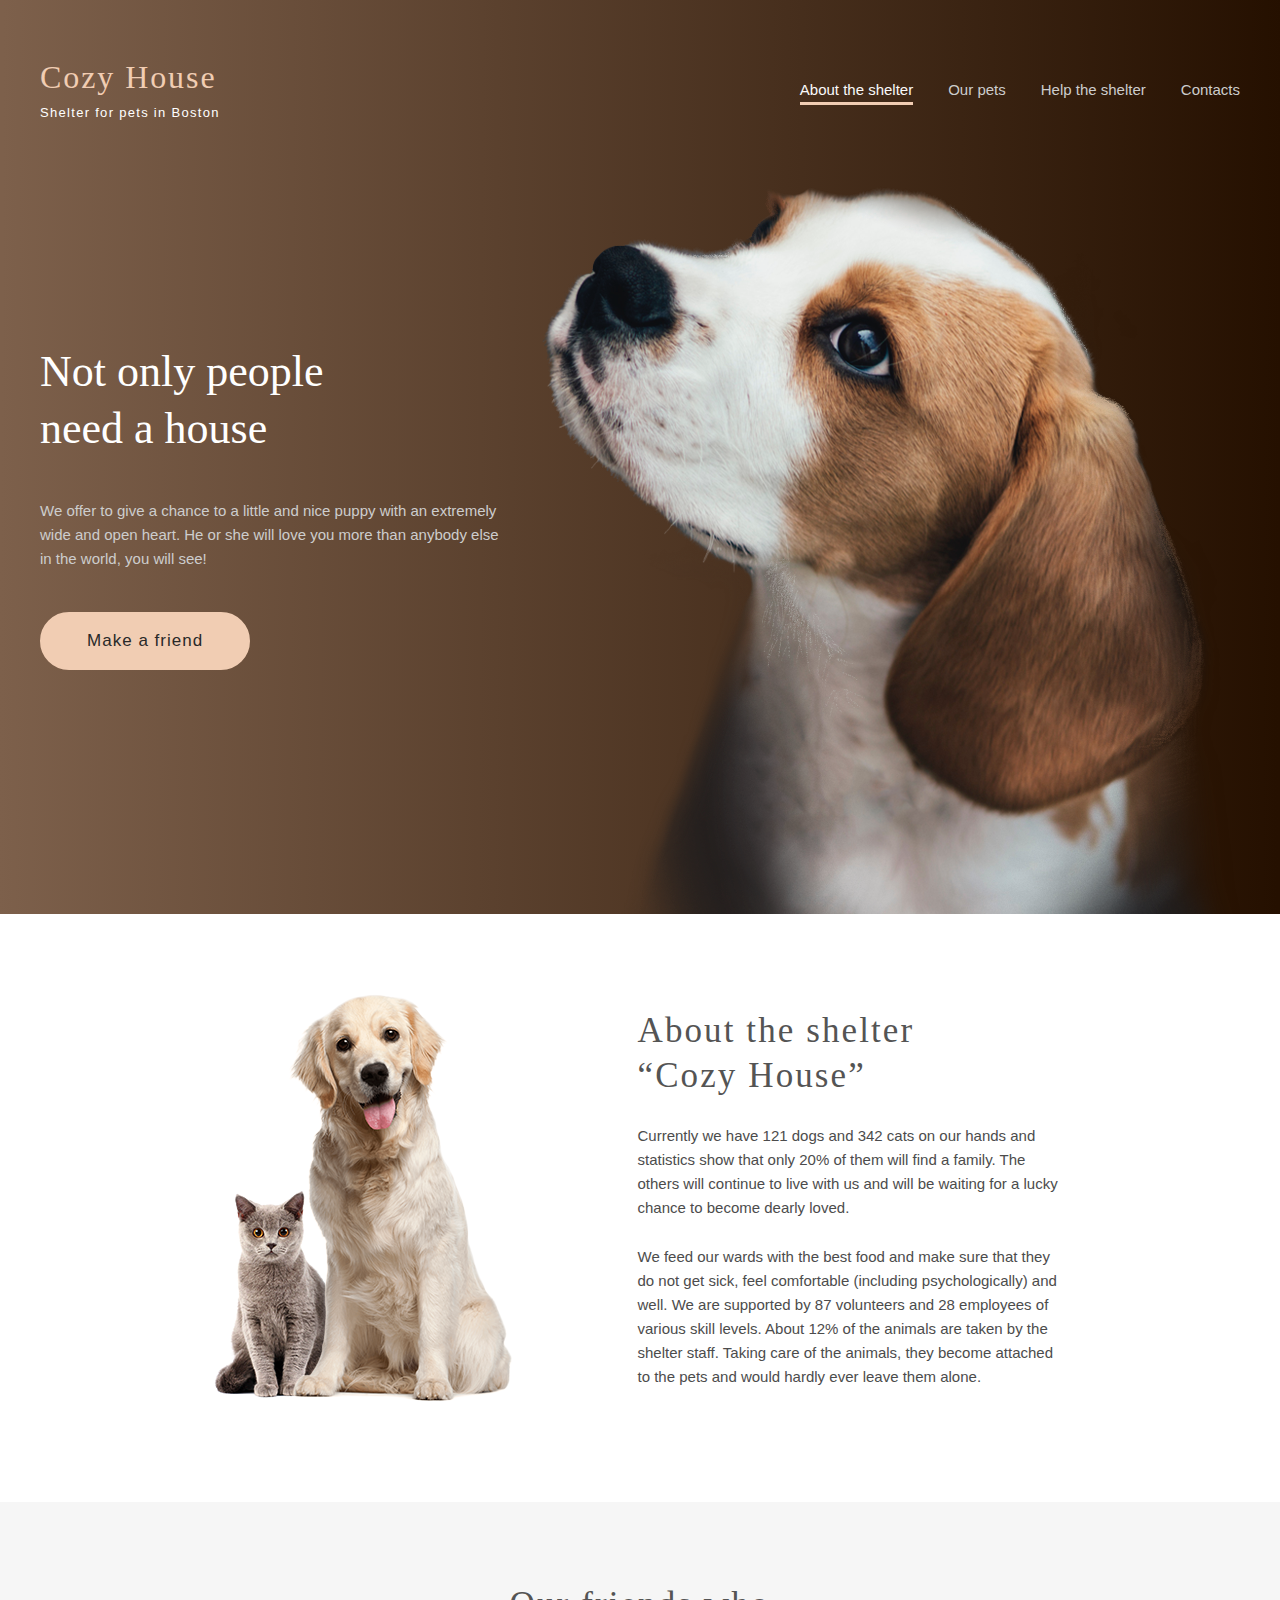
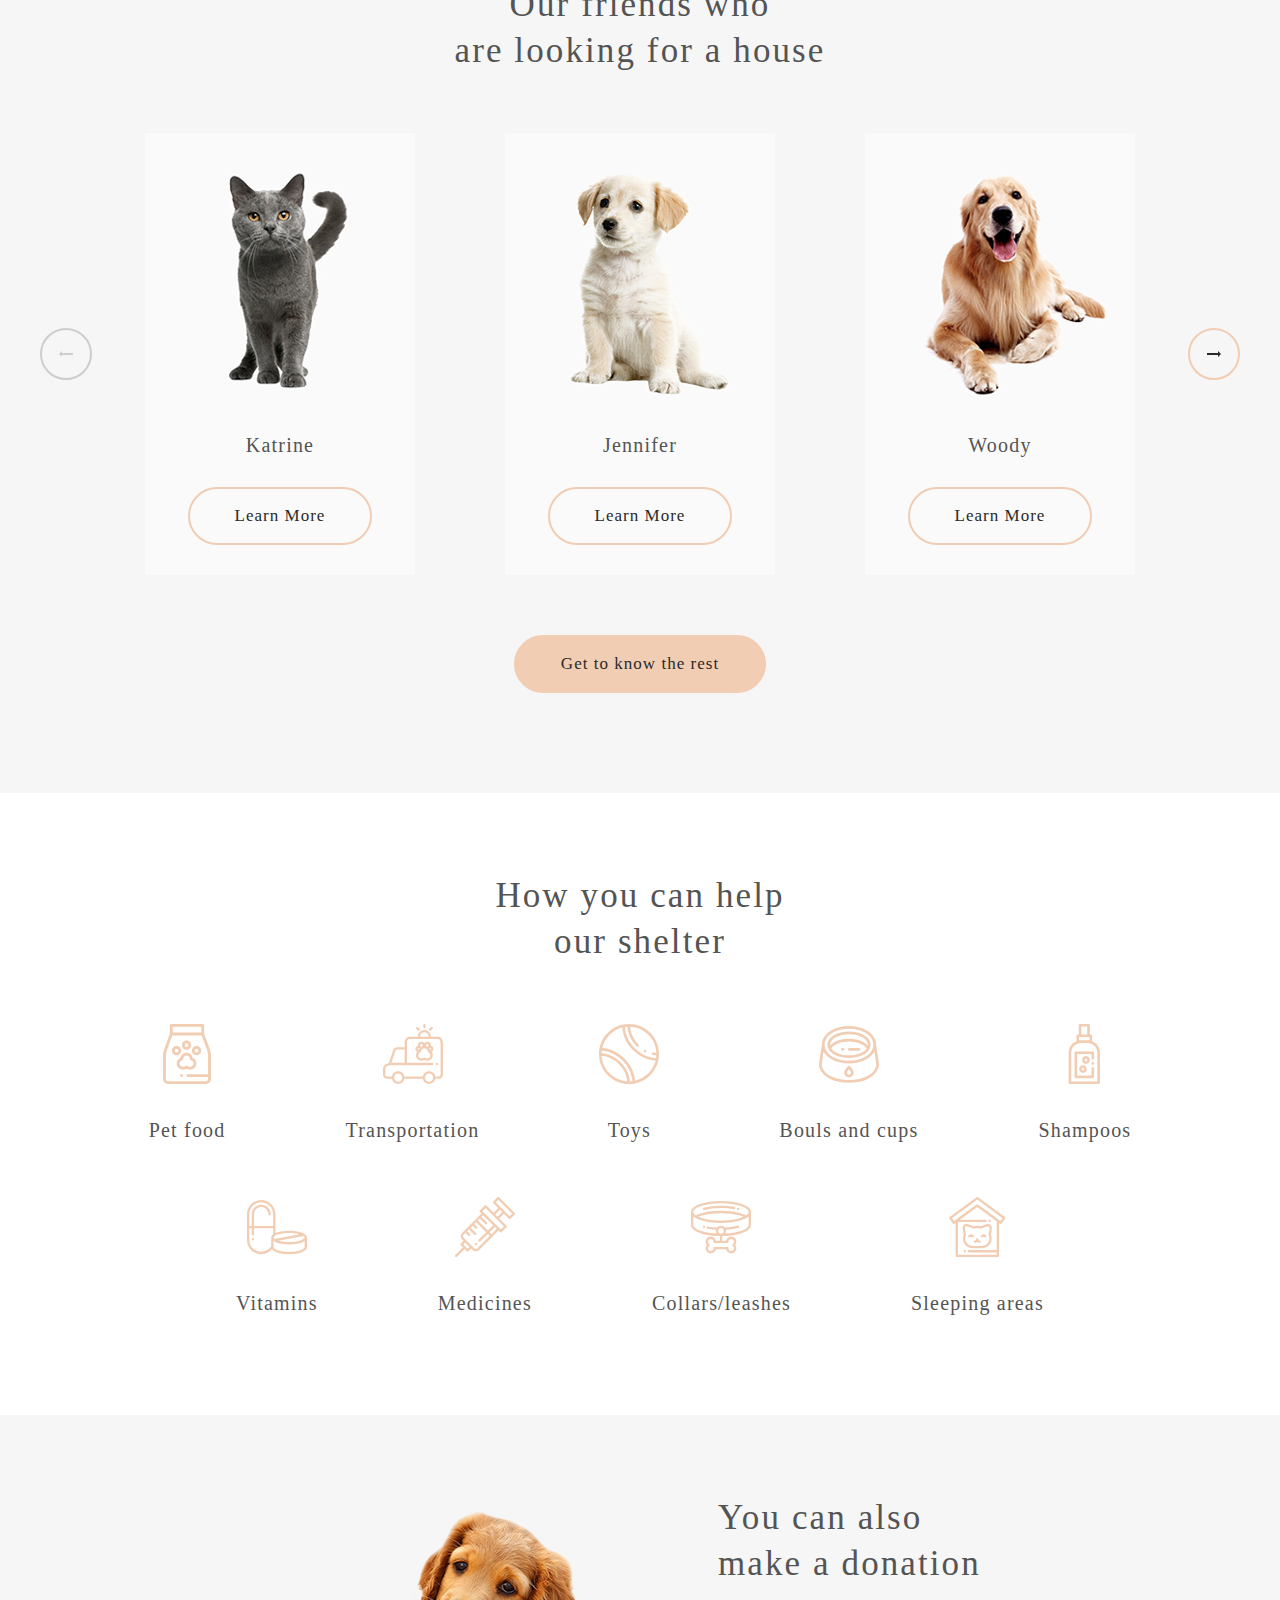
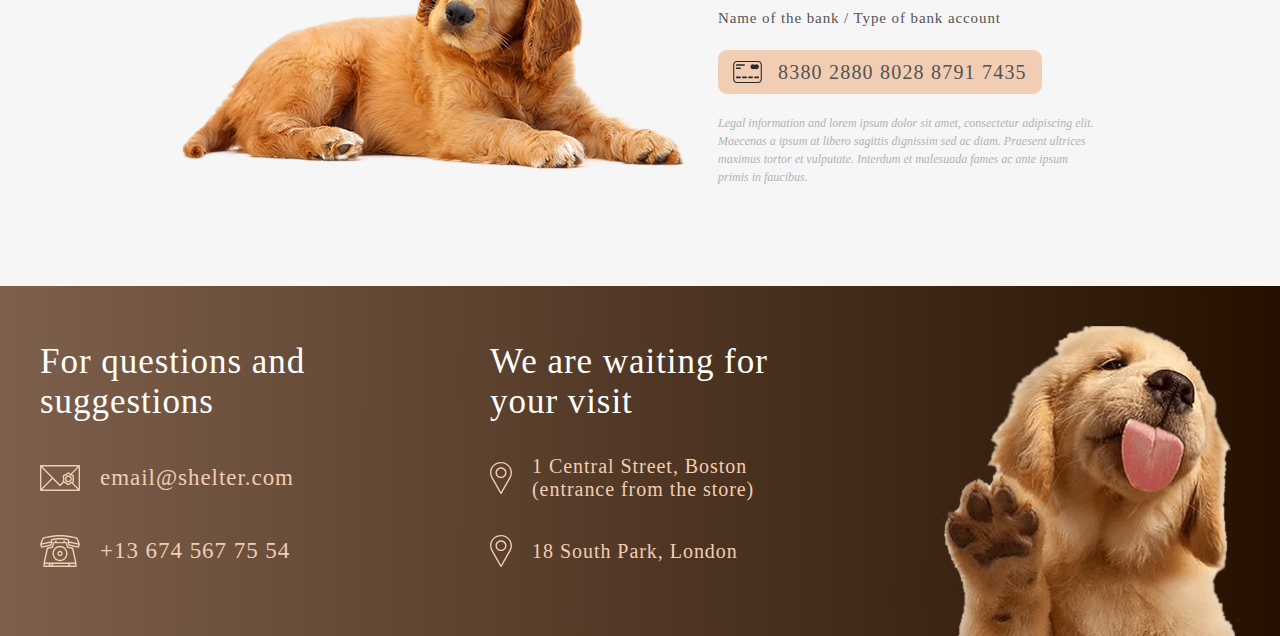
<file: Pet_Shelter_EkaterinaYurkevich/index.html>
<!DOCTYPE html>
<html lang="en">

<head>
    <meta charset="UTF-8">
    <meta http-equiv="X-UA-Compatible" content="IE=edge">
    <meta name="viewport" content="width=device-width, initial-scale=1.0">
    <title>Pets Shelter</title>
    <link rel="stylesheet" href="./css/style.css">
</head>

<body>
    <header>
        <div class="container header-box">
            <div class="logo">
                <a href="index.html">Cozy House</a>
                <p>Shelter for pets in Boston</p>
            </div>
            <nav>
                <ul>
                    <li><a class="navigation active" href="#">About the shelter</a></li>
                    <li><a class="navigation" href="our_pets.html">Our pets</a></li>
                    <li><a class="navigation" href="#">Help the shelter</a></li>
                    <li><a class="navigation" href="#">Contacts</a></li>
                </ul>
            </nav>
            <button class="mobile-menu-button"><img src="./images/menu-white.png" alt="menu"></button>
        </div>
    </header>
    <main>
        <section class="box-about">
            <div class="container box-about-wrapper">
                <h1>Not only people need a house</h1>
                <p>We offer to give a chance to a little and nice puppy with an extremely wide and open heart. He or she will love you more than anybody else in the world, you will see!</p>
                <a class="make-friend button" href="#">Make a friend</a>
            </div>
        </section>
        <section class="container">
            <div class="box-about-shelter-wrapper">
                <div class="box-about-shelter">
                    <img src="./images/about-pets.png" alt="pets">
                </div>
                <div class="box-about-shelter">
                    <h2>About the shelter <br>“Cozy House”</h2>
                    <p>
                        Currently we have 121 dogs and 342 cats on our hands and statistics show that only 20% of them will find a family. The others will continue to live with us and will be waiting for a lucky chance to become dearly loved.
                    </p>
                    <p>
                        We feed our wards with the best food and make sure that they do not get sick, feel comfortable (including psychologically) and well. We are supported by 87 volunteers and 28 employees of various skill levels. About 12% of the animals are taken by the
                        shelter staff. Taking care of the animals, they become attached to the pets and would hardly ever leave them alone.
                    </p>
                </div>
            </div>
        </section>
        <section class="friends-looking-house-wrapper">
            <div class="container">
                <h2>Our friends who<br>are looking for a house</h2>
                <div class="friends-looking-house">
                    <button class="pet-nav-button-left disabled"></button>
                    <div class="friends-looking-house-cards">

                        <div class="pet-card">
                            <img src="./images/pets-katrine.png" alt="Katrine">
                            <p>Katrine</p>
                            <a class="learn-more button" href="#">Learn More</a>
                        </div>
                        <div class="pet-card">
                            <img src="./images/pets-jennifer.png" alt="Jennifer">
                            <p>Jennifer</p>
                            <a class="learn-more button" href="#">Learn More</a>
                        </div>
                        <div class="pet-card">
                            <img src="./images/pets-woody.png" alt="Woody">
                            <p>Woody</p>
                            <a class="learn-more button" href="#">Learn More</a>
                        </div>

                    </div>
                    <button class="pet-nav-button-right active-nav"></button>
                </div>
                <a class="know-rest button" href="#">Get to know the rest</a>
            </div>
        </section>
        <section class="container help-shelter-wrapper">
            <h2>
                How you can help<br>our shelter
            </h2>
            <div class="help-shelter">
                <div class="help-card">
                    <img src="./images/icon-pet-food.svg" alt="pet food">
                    <p>Pet food</p>
                </div>
                <div class="help-card">
                    <img src="./images/icon-transport.svg" alt="transport">
                    <p>Transportation</p>
                </div>
                <div class="help-card">
                    <img src="./images/icon-toys.svg" alt="toy">
                    <p>Toys</p>
                </div>
                <div class="help-card">
                    <img src="./images/icon-bowls-and-cups.svg" alt="boul">
                    <p>Bouls and cups</p>
                </div>
                <div class="help-card">
                    <img src="./images/icon-shampoos.svg" alt="shampoo">
                    <p>Shampoos</p>
                </div>
                <div class="help-card">
                    <img src="./images/icon-vitamins.svg" alt="Vitamins">
                    <p>Vitamins</p>
                </div>
                <div class="help-card">
                    <img src="./images/icon-medicines.svg" alt="medicines">
                    <p>Medicines</p>
                </div>
                <div class="help-card">
                    <img src="./images/icon-collars-leashes.svg" alt="collars">
                    <p>Collars/leashes</p>
                </div>
                <div class="help-card">
                    <img src="./images/icon-sleeping-area.svg" alt="slepping area">
                    <p>Sleeping areas</p>
                </div>
            </div>
            </div>
        </section>
        <section class="about-donation-wrapper">
            <div class="container about-donation">
                <img src="./images/donation-dog.png" alt="a dog">
                <div class="container about-donation-text">
                    <h2>
                        You can also<br> make a donation
                    </h2>
                    <p>
                        Name of the bank / Type of bank account
                    </p>
                    <p class="credit-card"><span>8380 2880 8028 8791 7435</span></p>
                    <p>
                        Legal information and lorem ipsum dolor sit amet, consectetur adipiscing elit. Maecenas a ipsum at libero sagittis dignissim sed ac diam. Praesent ultrices maximus tortor et vulputate. Interdum et malesuada fames ac ante ipsum primis in faucibus.
                    </p>
                </div>
            </div>
        </section>
    </main>
    <footer>
        <div class="container footer-box">
            <div class="box-contacts">
                <h3>For questions and suggestions</h3>
                <p class="email">
                    <a href="mailto:email@shelter.com">email@shelter.com</a>
                </p>
                <p class="phone">
                    <a href="tel:+13 674 567 75 54">+13 674 567 75 54</a></p>
            </div>
            <div class="box-place">
                <h3>We are waiting for your visit</h3>
                <p>1 Central Street, Boston (entrance from the store)</p>
                <p>18 South Park, London </p>
            </div>
            <div class="box-image">
                <img src="./images/footer-puppy.png" alt="dog">
            </div>
        </div>
    </footer>
</body>

</html>
</file>
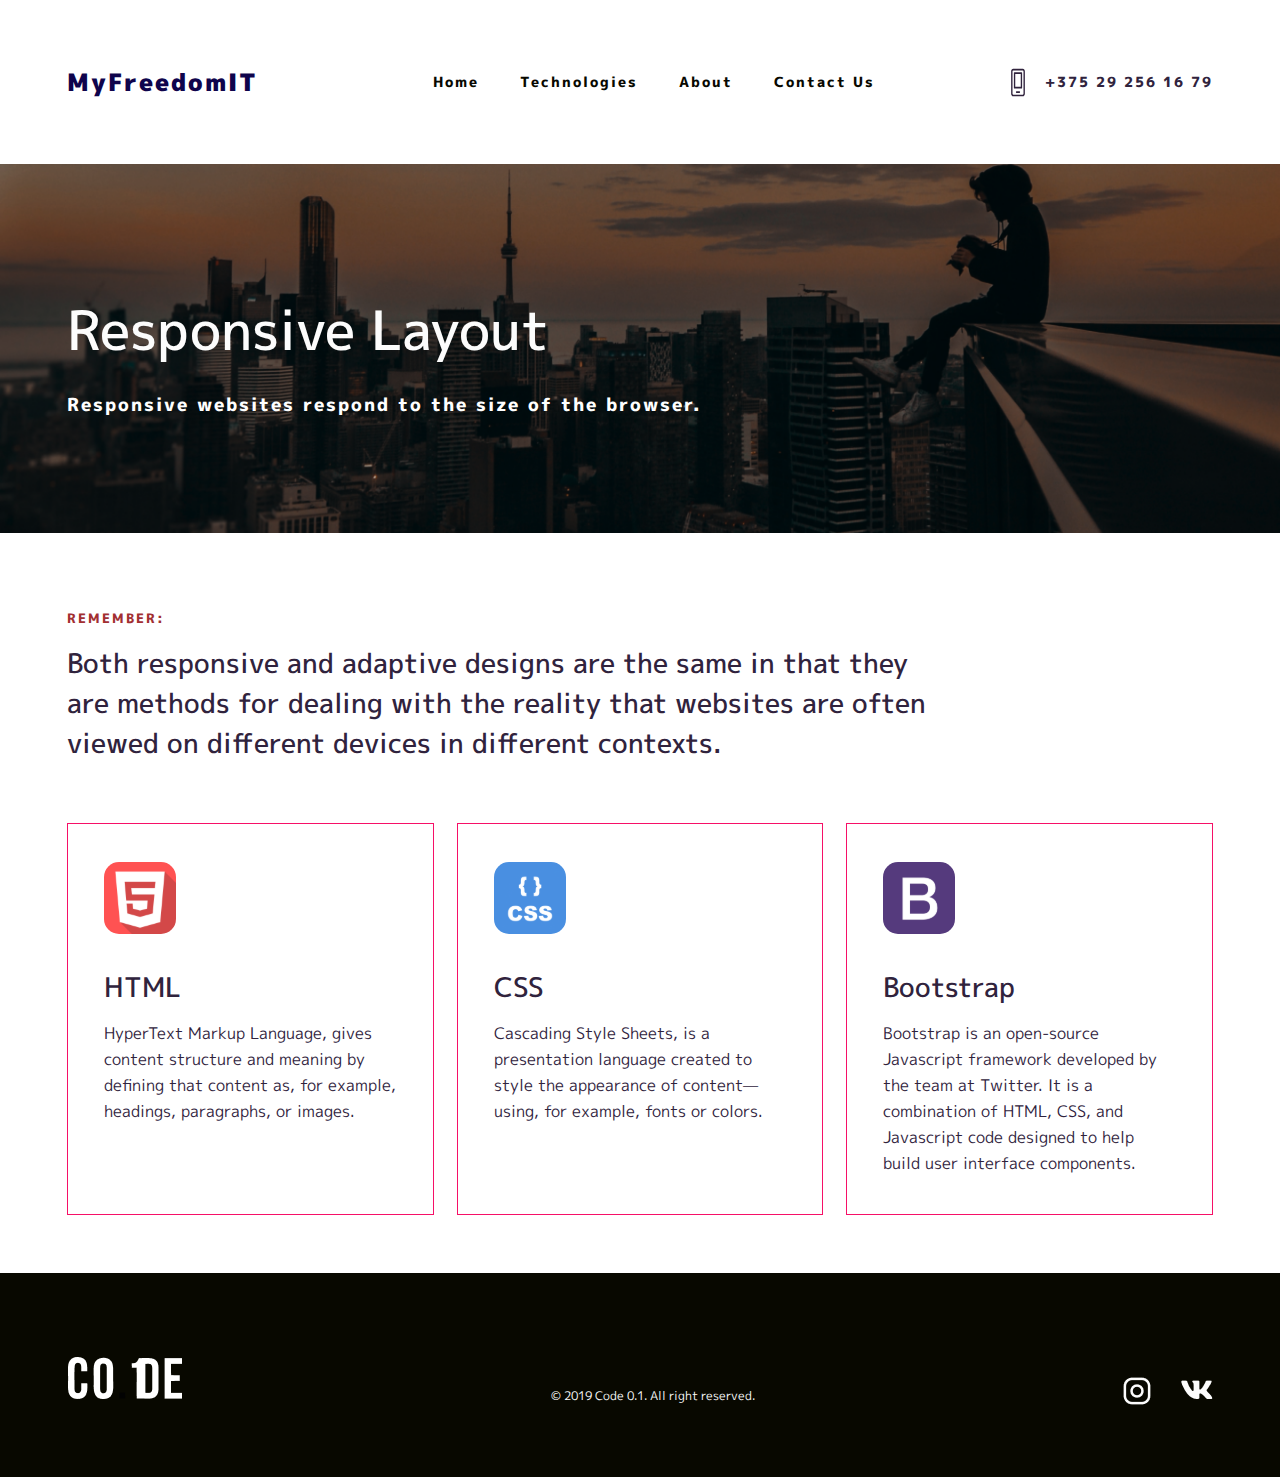
<file: Responsive_Layout_EkaterinaYurkevich/index.html>
<!DOCTYPE html>
<html lang="en">

<head>
    <meta charset="UTF-8">
    <meta http-equiv="X-UA-Compatible" content="IE=edge">
    <meta name="viewport" content="width=device-width, initial-scale=1.0">
    <title>MyFreedomIT</title>
    <link rel="preconnect" href="https://fonts.googleapis.com">
    <link rel="preconnect" href="https://fonts.gstatic.com" crossorigin>
    <link href="https://fonts.googleapis.com/css2?family=M+PLUS+1p:wght@400;500;800;900&display=swap" rel="stylesheet">
    <link rel="stylesheet" href="./css/style.css">
</head>

<body>
    <header>
        <div class="container header-wrapper">
            <a class="logo" href="#">MyFreedomIT</a>
            <button class="mobile-menu-button"><img src="./images/menu.png" alt=""></button>
            <nav>
                <ul>
                    <li><a href="#">Home</a></li>
                    <li><a href="#">Technologies</a></li>
                    <li><a href="#">About</a></li>
                    <li><a href="#">Contact Us</a></li>
                </ul>
            </nav>
            <a class="tel" href="tel:+375292561679">+375 29 256 16 79</a>
        </div>
    </header>
    <main>
        <section class="responsive-layout-wrapper">
            <div class="container">
                <h1 class="h1-main">Responsive Layout</h1>
                <h1 class="h1-mobile">Responsive and Adaptive</h1>
                <p>Responsive websites respond to the size of the browser.</p>
            </div>
        </section>

        <div class="container">
            <section class="remember-wrapper">
                <h2>remember:</h2>
                <p>Both responsive and adaptive designs are the same in that they are methods for dealing with the reality that websites are often viewed on different devices in different contexts.</p>
            </section>
            <section class="flex-parent">
                <div class="boxes">
                    <img src="./images/html.svg" alt="html">
                    <h3>HTML</h3>
                    <p>HyperText Markup Language, gives content structure and meaning by defining that content as, for example, headings, paragraphs, or images.</p>
                </div>
                <div class="boxes">
                    <img src="./images/css.svg" alt="css">
                    <h3>CSS</h3>
                    <p>Cascading Style Sheets, is a presentation language created to style the appearance of content—using, for example, fonts or colors.</p>
                </div>
                <div class="boxes">
                    <img src="./images/Bootstrap.svg" alt="Bootstrap">
                    <h3>Bootstrap</h3>
                    <p>Bootstrap is an open-source Javascript framework developed by the team at Twitter. It is a combination of HTML, CSS, and Javascript code designed to help build user interface components.</p>
                </div>
            </section>
        </div>
    </main>
    <footer>
        <div class="container footer-wrapper">
            <div class="box-code">
                <img src="./images/C.png" alt="C">
                <img src="./images/O.png" alt="O">
                <img src="./images/point.png" alt="point">
                <img src="./images/D.png" alt="D">
                <img src="./images/E.png" alt="E">
            </div>
            <p>© 2019 Code 0.1. All right reserved.</p>
            <div class="contacts-wrapper">
                <a class="icon-instagram" href="#">
                    <img src="./images/icon-instagram.png" alt="instagram">
                </a>
                <a class="icon-vk" href="#">
                    <img src="./images/icon-vk.png" alt="vk">
                </a>
            </div>
        </div>
    </footer>
</body>

</html>
</file>
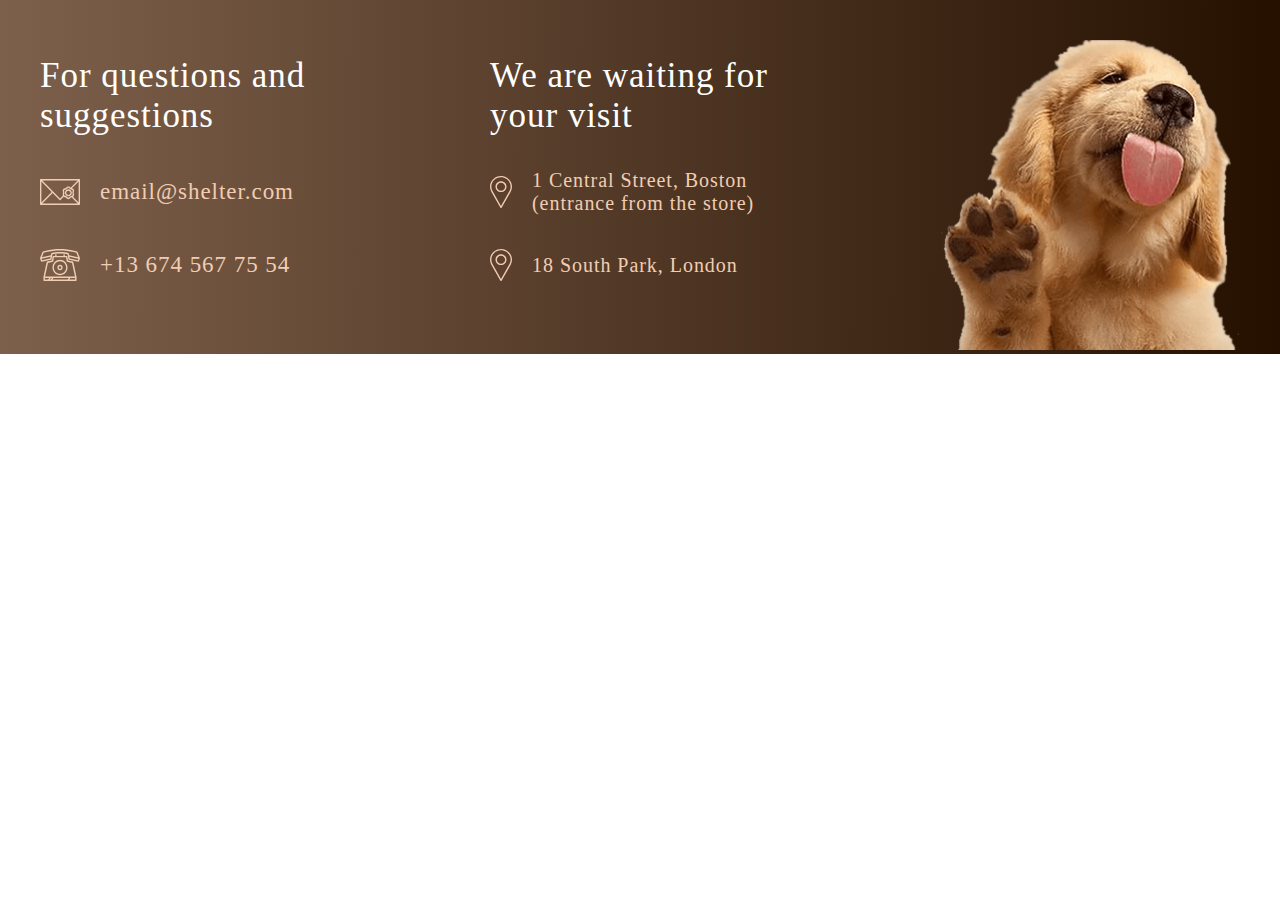
<file: Task7.2_EkaterinaYurkevich/index.html>
<!DOCTYPE html>
<html lang="en">

<head>
    <meta charset="UTF-8">
    <meta http-equiv="X-UA-Compatible" content="IE=edge">
    <meta name="viewport" content="width=device-width, initial-scale=1.0">
    <title>Pets Shelter</title>
    <link rel="stylesheet" href="./css/style.css">
</head>

<body>
    <h1></h1>
    <h2></h2>
    <footer>
        <div class="container footer-box">
            <div class="box-contacts">
                <h3>For questions and suggestions</h3>
                <p class="email">
                    <a href="mailto:email@shelter.com">email@shelter.com</a>
                </p>
                <p class="phone">
                    <a href="tel:+13 674 567 75 54">+13 674 567 75 54</a></p>
            </div>
            <div class="box-place">
                <h3>We are waiting for your visit</h3>
                <p>1 Central Street, Boston (entrance from the store)</p>
                <p>18 South Park, London </p>
            </div>
            <div class="box-image">
                <img src="./images/footer-puppy.png" alt="dog">
            </div>
        </div>
    </footer>
</body>

</html>
</file>
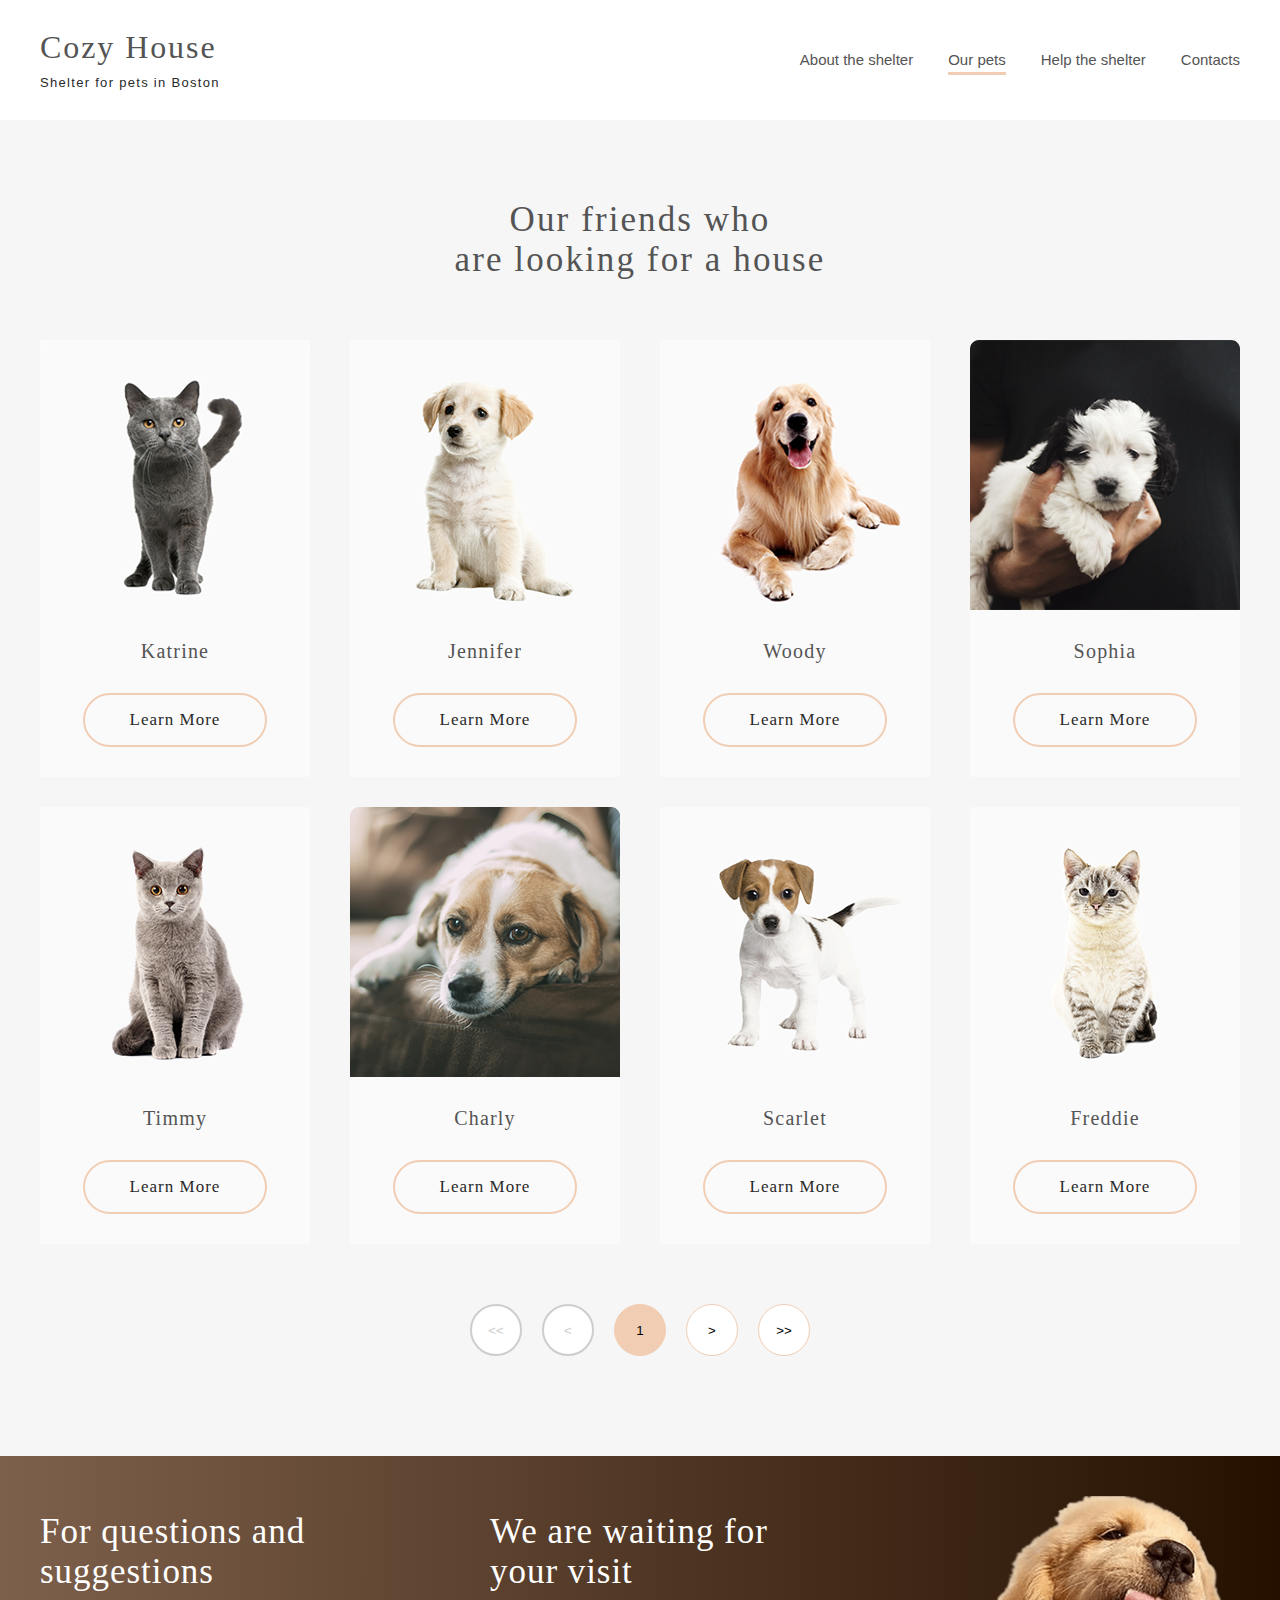
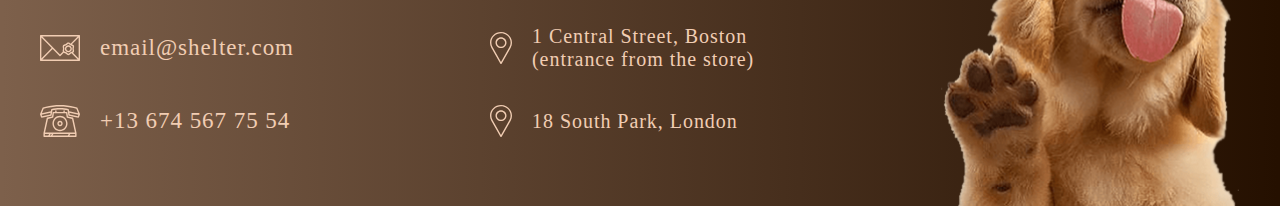
<file: Pet_Shelter_EkaterinaYurkevich/our_pets.html>
<!DOCTYPE html>
<html lang="en">

<head>
    <meta charset="UTF-8">
    <meta http-equiv="X-UA-Compatible" content="IE=edge">
    <meta name="viewport" content="width=device-width, initial-scale=1.0">
    <title>Our pets
    </title>
    <link rel="stylesheet" href="./css/style_our_pets.css">
</head>

<body>
    <header>
        <div class="container header-box">
            <div class="logo">
                <a href="index.html">Cozy House</a>
                <p>Shelter for pets in Boston</p>
            </div>
            <nav>
                <ul>
                    <li><a class="navigation" href="index.html">About the shelter</a></li>
                    <li><a class="navigation active" href="#">Our pets</a></li>
                    <li><a class="navigation" href="#">Help the shelter</a></li>
                    <li><a class="navigation" href="#">Contacts</a></li>
                </ul>
            </nav>
            <button class="mobile-menu-button"><img src="./images/menu.png" alt="menu"></button>
        </div>
    </header>
    <main>
        <div class="container">
            <h1>Our friends who<br>are looking for a house
            </h1>
            <div class="pets">
                <div class="pet-card">
                    <img src="./images/pets-katrine.png" alt="Katrine">
                    <p>Katrine</p>
                    <a class="learn-more button" href="#">Learn More</a>
                </div>
                <div class="pet-card">
                    <img src="./images/pets-jennifer.png" alt="Jennifer">
                    <p>Jennifer</p>
                    <a class="learn-more button" href="#">Learn More</a>
                </div>
                <div class="pet-card">
                    <img src="./images/pets-woody.png" alt="Woody">
                    <p>Woody</p>
                    <a class="learn-more button" href="#">Learn More</a>
                </div>
                <div class="pet-card">
                    <img src="./images/pets-sophia.png" alt="Sophia">
                    <p>Sophia</p>
                    <a class="learn-more button" href="#">Learn More</a>
                </div>
                <div class="pet-card">
                    <img src="./images/pets-timmy.png" alt="Timmy">
                    <p>Timmy</p>
                    <a class="learn-more button" href="#">Learn More</a>
                </div>
                <div class="pet-card">
                    <img src="./images/pets-charly.png" alt="Charly">
                    <p>Charly</p>
                    <a class="learn-more button" href="#">Learn More</a>
                </div>
                <div class="pet-card">
                    <img src="./images/pets-scarlet.png" alt="Scarlet">
                    <p>Scarlet</p>
                    <a class="learn-more button" href="#">Learn More</a>
                </div>
                <div class="pet-card">
                    <img src="./images/pets-freddie.png" alt="Freddie">
                    <p>Freddie</p>
                    <a class="learn-more button" href="#">Learn More</a>
                </div>
            </div>
            <div class="pet-nav">
                <button class="pet-nav-button disabled"><<</button>
                <button class="pet-nav-button disabled"><</button>
                <button class="pet-nav-button active-page">1</button>
                <button class="pet-nav-button active-nav">></button>
                <button class="pet-nav-button active-nav">>></button>
            </div>
        </div>
    </main>
    <footer>
        <div class="container footer-box">
            <div class="box-contacts">
                <h3>For questions and suggestions</h3>
                <p class="email">
                    <a href="mailto:email@shelter.com">email@shelter.com</a>
                </p>
                <p class="phone">
                    <a href="tel:+13 674 567 75 54">+13 674 567 75 54</a></p>
            </div>
            <div class="box-place">
                <h3>We are waiting for your visit</h3>
                <p>1 Central Street, Boston (entrance from the store)</p>
                <p>18 South Park, London </p>
            </div>
            <div class="box-image">
                <img src="./images/footer-puppy.png" alt="dog">
            </div>
        </div>
    </footer>
</body>

</html>
</file>
<file: Pet_Shelter_EkaterinaYurkevich/css/style.css>
*,
*::before,
*::after {
    box-sizing: border-box;
}

ul[class],
ol[class] {
    padding: 0;
}

body,
h1,
h2,
h3,
h4,
p,
ul[class],
ol[class],
li,
figure,
figcaption,
blockquote,
dl,
dd {
    margin: 0;
}

img {
    display: block;
    max-width: 100%;
}

header {
    font-family: arial;
    padding: 60px 0;
    position: absolute;
    z-index: 99;
    top: 0;
    left: 0;
    width: 100%;
}

.container {
    max-width: 1200px;
    margin: auto;
}

.header-box {
    display: flex;
    justify-content: space-between;
    align-items: center;
}

header a {
    text-decoration: none;
    color: #CDCDCD;
}

.logo a {
    font-family: georgia;
    color: #F1CDB3;
    font-size: 32px;
    font-weight: 400;
    line-height: 110%;
    letter-spacing: 0.06em;
}

.logo p {
    font-size: 13px;
    color: #fff;
    letter-spacing: 0.1em;
    margin-top: 10px;
}

nav ul {
    display: flex;
}

nav li {
    list-style: none;
    margin-left: 35px;
}

.navigation {
    font-size: 15px;
    padding-bottom: 4px;
}

.navigation:hover {
    color: #FAFAFA;
}

.active {
    color: #FAFAFA;
    border-bottom: #F1CDB3 solid 3px;
}

.mobile-menu-button {
    display: none;
    border: none;
    background-color: transparent;
}

main {
    font-family: arial;
    font-size: 15px;
    line-height: 160%;
    color: #545454;
    background-color: #fff;
}

section {
    padding: 80px 0 100px;
}

.box-about {
    position: relative;
    background: linear-gradient(90.26deg, #7D604B 0.23%, #251000 99.8%);
    padding: 180px 0 0;
}

.box-about-wrapper {
    padding: 163px 0px 244px 0px;
    background: url(../images/start-screen-puppy.png) no-repeat;
    background-position: right bottom;
}

.box-about h1 {
    color: #fff;
    max-width: 310px;
    font-size: 44px;
    font-weight: 400;
    font-family: georgia;
    line-height: 130%;
}

.box-about p {
    color: #CDCDCD;
    max-width: 460px;
    font-family: arial;
    font-size: 15px;
    line-height: 160%;
    margin: 42px 0 41px;
}

.button {
    display: inline-block;
    padding: 15px 45px;
    border: 2px solid #F1CDB3;
    border-radius: 100px;
    color: #292929;
    text-decoration: none;
    font-size: 17px;
    letter-spacing: 0.06em;
}

.button:hover {
    background-color: #FDDCC4;
    border: 2px solid #FDDCC4;
}

.make-friend {
    background-color: #F1CDB3;
}

.box-about-shelter-wrapper {
    display: flex;
    justify-content: center;
    align-items: center;
    flex-wrap: wrap;
}

.box-about-shelter {
    max-width: 430px;
}

.box-about-shelter img {
    margin-right: 125px;
}

main h2 {
    color: #545454;
    font-size: 35px;
    font-weight: 400;
    font-family: georgia;
    line-height: 130%;
    letter-spacing: 0.06em;
}

.box-about-shelter p {
    color: #4C4C4C;
    font-size: 15px;
    margin-top: 25px;
}

.friends-looking-house-wrapper {
    background-color: #F6F6F6;
    text-align: center;
}

.friends-looking-house {
    padding: 60px 0;
    display: flex;
    align-items: center;
    justify-content: space-between;
}

.friends-looking-house-cards {
    display: flex;
    width: 990px;
    justify-content: space-between;
    align-items: center;
    flex-wrap: wrap;
}

.pet-card {
    background-color: #FAFAFA;
    flex-basis: 270px;
    text-align: center;
    padding-bottom: 30px;
}

.pet-card:hover {
    background-color: #FFF;
}

.pet-card p {
    margin: 30px 0;
    color: #545454;
    font-family: georgia;
    font-size: 20px;
    letter-spacing: 0.06em;
}

.learn-more {
    font-family: georgia;
}

.pet-nav-button-right,
.pet-nav-button-left {
    width: 52px;
    height: 52px;
    border-radius: 50%;
    cursor: pointer;
    background-color: #F6F6F6;
    flex-shrink: 0;
}

.pet-nav-button-right {
    background: url(../images/arrow-right.svg) no-repeat;
    background-position: center center;
}

.pet-nav-button-left {
    background: url(../images/arrow-left-disabled.png) no-repeat;
    background-position: center center;
}

.pet-nav-button-right:hover {
    background-color: #FDDCC4;
    border: #FDDCC4 2px solid;
}

.disabled {
    border: #CDCDCD 2px solid;
    color: #CDCDCD;
}

.active-nav {
    border: #F1CDB3 2px solid;
    background-color: #F6F6F6;
    color: #292929;
}

.know-rest {
    background-color: #F1CDB3;
    font-family: georgia;
}

.help-shelter-wrapper {
    text-align: center;
}

.help-shelter {
    display: flex;
    justify-content: center;
    flex-wrap: wrap;
    padding-top: 5px;
}

.help-card img {
    display: inline-block;
}

.help-card {
    color: #545454;
    font-family: georgia;
    font-size: 20px;
    letter-spacing: 0.06em;
    line-height: 115%;
    margin: 55px 60px 0;
}

.help-card p {
    padding-top: 30px;
}

.about-donation-wrapper {
    background: #F6F6F6;
}

.about-donation {
    display: flex;
    padding: 0 142px;
    align-items: center;
    justify-content: space-between;
    flex-wrap: wrap;
}

.about-donation-text {
    max-width: 380px;
    margin: 0;
}

.about-donation p {
    font-family: georgia;
    letter-spacing: 0.06em;
    margin-top: 20px;
}

.about-donation p:last-child {
    font-size: 12px;
    font-style: italic;
    line-height: 150%;
    letter-spacing: 0;
    color: #B2B2B2;
}

.credit-card {
    display: inline-block;
    max-width: 350px;
    padding: 10px 15px;
    border-radius: 9px;
    background-color: #F1CDB3;
    font-family: georgia;
    font-size: 20px;
}

.credit-card span {
    background: url(../images/credit-card.svg) no-repeat;
    background-size: contain;
    padding-left: 45px;
}

footer {
    font-family: georgia;
    background: linear-gradient(90.26deg, #7D604B 0.23%, #251000 99.8%);
    padding: 40px 0 0;
    letter-spacing: 0.06em;
}

.footer-box {
    display: flex;
    justify-content: space-between;
    align-items: flex-start;
    flex-wrap: wrap;
}

footer h3 {
    color: #fff;
    font-size: 35px;
    font-weight: 400;
    padding-top: 16px;
    margin-bottom: 33px;
}

footer p {
    color: #F1CDB3;
    font-size: 20px;
    min-height: 46px;
    display: flex;
    align-items: center;
    margin-bottom: 27px;
}

footer a {
    text-decoration: none;
    color: #F1CDB3;
    font-size: 23px;
}

.box-contacts,
.box-place,
.box-image {
    width: 300px;
}

.email {
    background: url(../images/mail.svg) no-repeat left center;
    padding-left: 60px;
}

.phone {
    background: url(../images/icon-phone.svg) no-repeat left center;
    padding-left: 60px;
}

.box-place p {
    background: url(../images/icon-marker.svg) no-repeat left center;
    padding-left: 42px;
}

@media (max-width: 1240px) {
    .container {
        max-width: 95%;
    }
    .box-about p {
        max-width: 350px;
    }
}

@media (max-width: 990px) {
    .container {
        max-width: 92%;
    }
    section {
        padding: 30px 0 50px;
    }
    .box-about-wrapper {
        background: none;
        padding: 30px 0 50px;
    }
    .box-about-shelter {
        max-width: 320px;
    }
    .friends-looking-house-cards,
    .help-shelter,
    .about-donation,
    .footer-box {
        justify-content: space-around;
    }
    .about-donation {
        padding: 0 50px;
    }
    .pet-card:nth-of-type(3) {
        display: none;
    }
}

@media (max-width: 600px) {
    .container {
        max-width: 93%;
    }
    header nav {
        display: none;
    }
    .mobile-menu-button {
        display: inline-block;
    }
    .about-donation {
        padding: 0 25px;
    }
    .credit-card {
        padding: 10px 10px;
    }
    .credit-card span {
        font-size: 12px;
        padding-left: 25px;
    }
    .pet-card:nth-of-type(2) {
        display: none;
    }
}
</file>
<file: Responsive_Layout_EkaterinaYurkevich/css/style.css>
*,
*::before,
*::after {
    box-sizing: border-box;
}

ul[class],
ol[class] {
    padding: 0;
}

body,
h1,
h2,
h3,
h4,
p,
ul[class],
ol[class],
li,
figure,
figcaption,
blockquote,
dl,
dd {
    margin: 0;
}

img {
    display: block;
    max-width: 100%;
}

body {
    font-family: 'M PLUS 1p', sans-serif;
    background-color: #fff;
}

header {
    padding: 53px 0;
    letter-spacing: 2px;
    font-weight: 800;
    font-size: 14px;
    line-height: 30px;
}

header a {
    text-decoration: none;
}

.container {
    max-width: 1146px;
    margin: auto;
}

.header-wrapper {
    display: flex;
    justify-content: space-between;
    align-items: center;
}

.logo {
    font-weight: 900;
    font-size: 24px;
    line-height: 43px;
    color: #0F044C;
}

.mobile-menu-button {
    border: none;
    background-color: transparent;
    display: none;
}

nav ul {
    display: flex;
    justify-content: space-around;
}

nav li {
    margin-left: 41px;
    list-style-type: none;
    color: #080800;
}

li:first-child {
    margin-left: 0;
}

nav a {
    color: #080800;
}

.tel {
    background-image: url(../images/phone.svg);
    background-repeat: no-repeat;
    background-size: 18px 29px;
    background-position: left center;
    padding: 5px 0 5px 36px;
    color: #30233D;
}

.responsive-layout-wrapper {
    background: url(../images/background_box2.png) no-repeat;
    background-size: 100% 100%;
    padding: 126px 0 115px;
}

h1 {
    color: #FCFCFC;
    font-weight: 500;
    font-size: 54px;
    line-height: 80px;
    margin-bottom: 22px;
}

.h1-mobile {
    display: none;
}

.responsive-layout-wrapper p {
    color: #fff;
    font-weight: 800;
    font-size: 18px;
    line-height: 26px;
    letter-spacing: 2px;
}

.remember-wrapper {
    padding: 72px 0 60px;
}

.remember-wrapper h2 {
    font-weight: 800;
    font-size: 13px;
    line-height: 26px;
    letter-spacing: 2px;
    text-transform: uppercase;
    color: #A22F32;
    margin-bottom: 12px;
}

.remember-wrapper p {
    max-width: 870px;
    font-weight: 500;
    font-size: 27px;
    line-height: 40px;
    color: #30233D;
}

.flex-parent {
    display: flex;
    justify-content: space-between;
    flex-wrap: wrap;
    padding-bottom: 58px;
}

.boxes {
    flex-basis: 32%;
    border: solid 1px #F61067;
    padding: 38px 36px;
    color: #30233D;
}

.boxes h3 {
    margin: 33px 0 13px;
    font-size: 27px;
    font-weight: 500;
    line-height: 40px;
}

.boxes p {
    font-weight: 400;
    font-size: 16px;
    line-height: 26px;
}

footer {
    background-color: #080800;
    padding: 84px 0 52px;
}

.footer-wrapper {
    display: flex;
    justify-content: space-between;
    align-items: flex-end;
    flex-wrap: wrap;
}

footer img {
    display: inline-block;
}

.box-code {
    padding-bottom: 20px;
}

.footer-wrapper p {
    color: #FCFCFC;
    font-weight: 400;
    font-size: 11.7px;
    line-height: 19px;
    padding-bottom: 20px;
}

.contacts-wrapper {
    width: 90px;
    display: flex;
    justify-content: space-between;
    align-items: flex-end;
    padding-bottom: 20px;
}

.icon-instagram {
    background: url(../images/Vector.png) no-repeat;
    background-position: center center;
    height: 28px;
}

@media (max-width:1180px) {
    .container {
        max-width: 95%;
    }
}

@media (max-width:990px) {
    .container {
        max-width: 95%;
    }
    .mobile-menu-button {
        display: inline-block;
        order: 1;
    }
    nav ul {
        display: none;
    }
    .responsive-layout-wrapper {
        background: url(../images/background_box2_2.png) no-repeat;
        background-size: 100% 100%;
        text-align: center;
    }
    .remember-wrapper {
        max-width: 830px;
    }
    .flex-parent {
        padding-bottom: 25px;
    }
    .boxes {
        flex-basis: 45%;
        margin-bottom: 60px;
    }
    footer {
        padding: 25px 0 21px;
    }
}

@media (max-width:576px) {
    .container {
        max-width: 85%;
    }
    .mobile-menu-button {
        display: inline-block;
        order: 1;
    }
    nav ul {
        display: none;
    }
    .tel {
        display: none;
    }
    .responsive-layout-wrapper {
        background: url(../images/background_box2_3.png) no-repeat;
        background-size: 100% 100%;
        text-align: center;
    }
    .h1-main {
        display: none;
    }
    .h1-mobile {
        display: block;
        font-size: 39px;
        line-height: 58px;
    }
    .responsive-layout-wrapper p {
        max-width: 325px;
        margin: auto;
    }
    .flex-parent {
        padding-bottom: 22px;
    }
    .boxes {
        flex-basis: 100%;
        margin-bottom: 34px;
    }
    footer {
        padding: 33px 0 13px;
    }
}
</file>
<file: Task7.2_EkaterinaYurkevich/css/style.css>
*,
*::before,
*::after {
    box-sizing: border-box;
}

ul[class],
ol[class] {
    padding: 0;
}

body,
h1,
h2,
h3,
h4,
p,
ul[class],
ol[class],
li,
figure,
figcaption,
blockquote,
dl,
dd {
    margin: 0;
}

footer {
    font-family: georgia;
    background: linear-gradient(90.26deg, #7D604B 0.23%, #251000 99.8%);
    padding: 40px 0 0;
    letter-spacing: 0.06em;
}

.container {
    max-width: 1200px;
    margin: auto;
}

.footer-box {
    display: flex;
    justify-content: space-between;
    align-items: flex-start;
}

footer h3 {
    color: #fff;
    font-size: 35px;
    font-weight: 400;
    padding-top: 16px;
    margin-bottom: 33px;
}

footer p {
    color: #F1CDB3;
    font-size: 20px;
    min-height: 46px;
    display: flex;
    align-items: center;
    margin-bottom: 27px;
}

footer a {
    text-decoration: none;
    color: #F1CDB3;
    font-size: 23px;
}

.box-contacts,
.box-place,
.box-image {
    width: 300px;
}

.email {
    background: url(../images/mail.svg) no-repeat left center;
    padding-left: 60px;
}

.phone {
    background: url(../images/icon-phone.svg) no-repeat left center;
    padding-left: 60px;
}

.box-place p {
    background: url(../images/icon-marker.svg) no-repeat left center;
    padding-left: 42px;
}
</file>
<file: Pet_Shelter_EkaterinaYurkevich/css/style_our_pets.css>
*,
                        *::before,
                        *::after {
                            box-sizing: border-box;
                        }
                        
                        ul[class],
                        ol[class] {
                            padding: 0;
                        }
                        
                        body,
                        h1,
                        h2,
                        h3,
                        h4,
                        p,
                        ul[class],
                        ol[class],
                        li,
                        figure,
                        figcaption,
                        blockquote,
                        dl,
                        dd {
                            margin: 0;
                        }
                        
                        img {
                            display: block;
                            max-width: 100%;
                        }
                        
                        header {
                            font-family: arial;
                            background-color: #fff;
                            padding: 30px 0;
                        }
                        
                        .container {
                            max-width: 1200px;
                            margin: auto;
                        }
                        
                        .header-box {
                            display: flex;
                            justify-content: space-between;
                            align-items: center;
                        }
                        
                        header a {
                            text-decoration: none;
                            color: #545454;
                        }
                        
                        .logo a {
                            font-family: georgia;
                            font-size: 32px;
                            font-weight: 400;
                            line-height: 110%;
                            letter-spacing: 0.06em;
                        }
                        
                        .logo p {
                            font-size: 13px;
                            color: #292929;
                            letter-spacing: 0.1em;
                            margin-top: 10px;
                        }
                        
                        nav ul {
                            display: flex;
                        }
                        
                        nav li {
                            list-style: none;
                            margin-left: 35px;
                        }
                        
                        .navigation {
                            font-size: 15px;
                            padding-bottom: 4px;
                        }
                        
                        .navigation:hover {
                            color: #292929;
                        }
                        
                        .active {
                            border-bottom: #F1CDB3 solid 3px;
                        }
                        
                        .mobile-menu-button {
                            display: none;
                            border: none;
                            background-color: transparent;
                        }
                        
                        main {
                            padding: 80px 0 100px;
                            font-family: georgia;
                            background-color: #F6F6F6;
                        }
                        
                        .button:hover {
                            background-color: #FDDCC4;
                            border: 2px solid #FDDCC4;
                        }
                        
                        h1 {
                            margin-bottom: 60px;
                            text-align: center;
                            color: #545454;
                            font-size: 35px;
                            font-weight: 400;
                            letter-spacing: 0.06em;
                        }
                        
                        .pets {
                            display: flex;
                            flex-wrap: wrap;
                            justify-content: space-between;
                            margin-bottom: 30px;
                        }
                        
                        .pet-card {
                            background-color: #FAFAFA;
                            flex-basis: 270px;
                            margin-bottom: 30px;
                            text-align: center;
                            padding-bottom: 30px;
                        }
                        
                        .pet-card:hover {
                            background-color: #FFF;
                        }
                        
                        .pet-card p {
                            margin: 30px 0;
                            color: #545454;
                            font-size: 20px;
                            letter-spacing: 0.06em;
                        }
                        
                        .learn-more {
                            display: inline-block;
                            padding: 15px 45px;
                            border: 2px solid #F1CDB3;
                            border-radius: 100px;
                            color: #292929;
                            text-decoration: none;
                            font-size: 17px;
                            letter-spacing: 0.06em;
                        }
                        
                        .pet-nav {
                            max-width: 340px;
                            margin: auto;
                            display: flex;
                            justify-content: space-between;
                        }
                        
                        .pet-nav-button {
                            width: 52px;
                            height: 52px;
                            display: flex;
                            justify-content: center;
                            align-items: center;
                            border-radius: 50%;
                            cursor: pointer;
                        }
                        
                        .pet-nav .disabled {
                            border: #CDCDCD 2px solid;
                            color: #CDCDCD;
                            background-color: #fff;
                        }
                        
                        .pet-nav .active-page {
                            border: #F1CDB3 1px solid;
                            background-color: #F1CDB3;
                        }
                        
                        .pet-nav .active-nav {
                            border: #F1CDB3 1px solid;
                            background-color: #fff;
                        }
                        
                        button:not(.disabled):hover {
                            background-color: #FDDCC4;
                            border: #FDDCC4 2px solid;
                        }
                        
                        footer {
                            font-family: georgia;
                            background: linear-gradient(90.26deg, #7D604B 0.23%, #251000 99.8%);
                            padding: 40px 0 0;
                            letter-spacing: 0.06em;
                        }
                        
                        .footer-box {
                            display: flex;
                            justify-content: space-between;
                            align-items: flex-start;
                            flex-wrap: wrap;
                        }
                        
                        footer h3 {
                            color: #fff;
                            font-size: 35px;
                            font-weight: 400;
                            padding-top: 16px;
                            margin-bottom: 33px;
                        }
                        
                        footer p {
                            color: #F1CDB3;
                            font-size: 20px;
                            min-height: 46px;
                            display: flex;
                            align-items: center;
                            margin-bottom: 27px;
                        }
                        
                        footer a {
                            text-decoration: none;
                            color: #F1CDB3;
                            font-size: 23px;
                        }
                        
                        .box-contacts,
                        .box-place,
                        .box-image {
                            width: 300px;
                        }
                        
                        .email {
                            background: url(../images/mail.svg) no-repeat left center;
                            padding-left: 60px;
                        }
                        
                        .phone {
                            background: url(../images/icon-phone.svg) no-repeat left center;
                            padding-left: 60px;
                        }
                        
                        .box-place p {
                            background: url(../images/icon-marker.svg) no-repeat left center;
                            padding-left: 42px;
                        }
                        
                        @media (max-width: 1240px) {
                            .container {
                                max-width: 95%;
                            }
                        }
                        
                        @media (max-width: 768px) {
                            .container {
                                max-width: 92%;
                            }
                            .footer-box {
                                justify-content: space-around;
                            }
                            .pet-card:nth-of-type(7),
                            .pet-card:nth-of-type(8) {
                                display: none;
                            }
                        }
                        
                        @media (max-width: 600px) {
                            .container {
                                max-width: 93%;
                            }
                            header nav {
                                display: none;
                            }
                            .mobile-menu-button {
                                display: inline-block;
                            }
                            .pets,
                            .footer-box {
                                justify-content: space-around;
                            }
                            .pet-card:nth-of-type(4),
                            .pet-card:nth-of-type(5),
                            .pet-card:nth-of-type(6) {
                                display: none;
                            }
                        }
</file>
